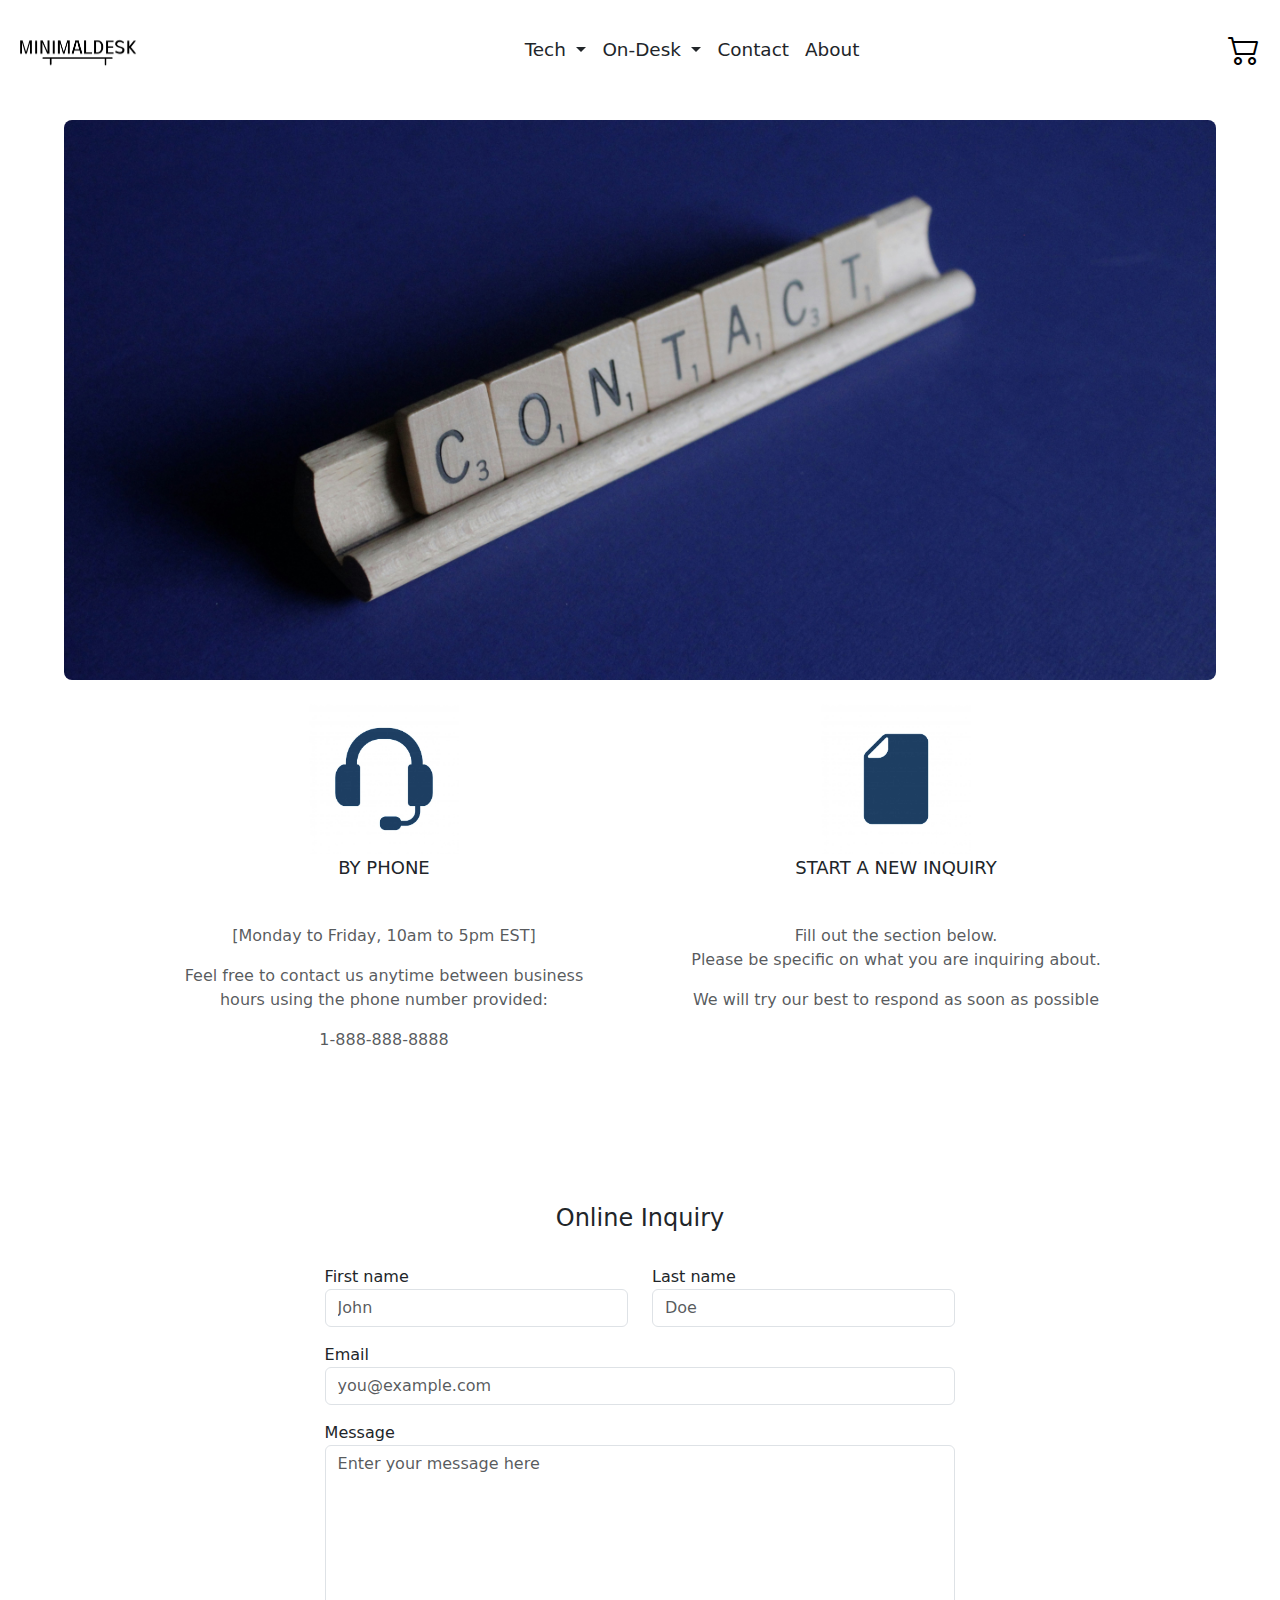
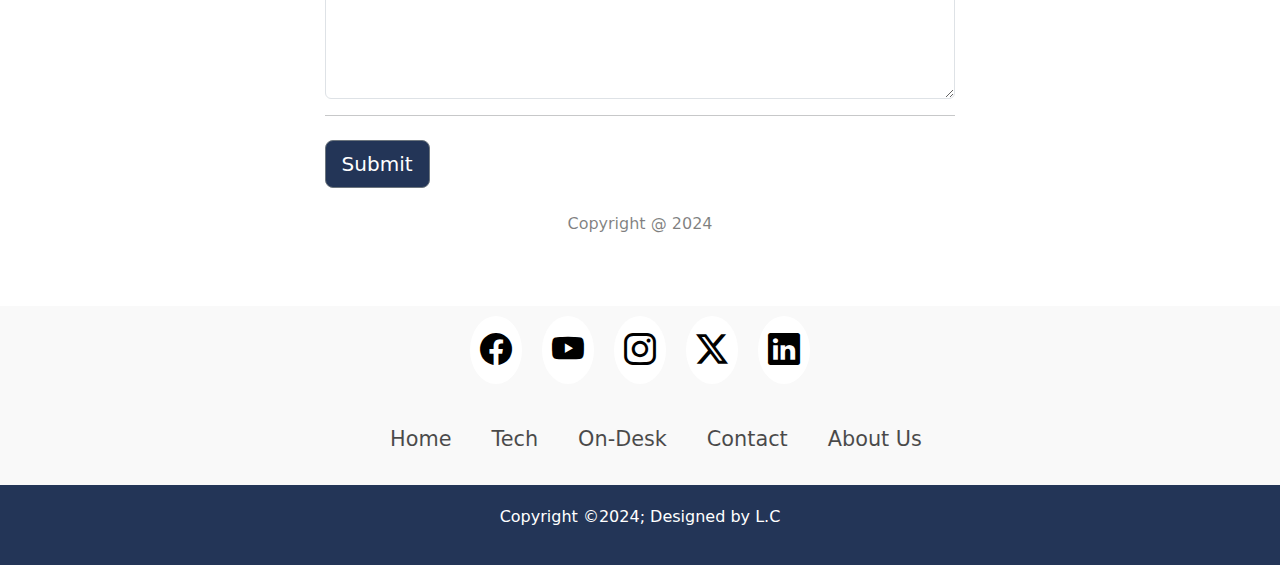
<file: contact.html>
<!doctype html>
<html lang="en">
  <head>
    <meta charset="utf-8">
    <meta name="viewport" content="width=device-width, initial-scale=1">
    <title>MinimalDesk</title>
    <link href="https://cdn.jsdelivr.net/npm/bootstrap@5.3.3/dist/css/bootstrap.min.css" rel="stylesheet" integrity="sha384-QWTKZyjpPEjISv5WaRU9OFeRpok6YctnYmDr5pNlyT2bRjXh0JMhjY6hW+ALEwIH" crossorigin="anonymous">
    <link href = "bootstrapcustom.css" rel="stylesheet">
    <link rel="stylesheet" href="https://cdn.jsdelivr.net/npm/bootstrap-icons@1.11.3/font/bootstrap-icons.min.css">
    <style>

.form-signin {
  	max-width: 55%;
  	padding: 30px;
}


h2 {
	padding:1em; 
	font-size:1.5em;
	text-align:center;}




h1 {text-align: center;}

span {
  font-size: large;
}

.navbar-nav .nav-link {
      font-size: 1.15rem; 
    }

.bgpic {background-image: url("images/contact.jpg");
        background-size: cover;
        background-repeat: no-repeat;
        background-position: center center;
        height: 35em;
        margin-left: 5vw;
        margin-right: 5vw;}

    </style>
    <link rel="shortcut icon" href = "images/lo.ico">
  </head>
  <body>
    <br>
    <!-- Header & Nav -->
    <nav class="navbar navbar-expand-lg fixed-top">
      <div id="logo">
        <a class="navbar-brand" href="index.html"><img src="images/logo.jpg" width="125" height="35" alt="logo"></a>
        <button class="navbar-toggler" type="button" data-bs-toggle="collapse" data-bs-target="#navbarNav" aria-controls="navbarNav" aria-expanded="false" aria-label="Toggle navigation">
          <span class="navbar-toggler-icon"></span>
        </button>
      </div>
      <div class="collapse navbar-collapse" id="navbarNav">
        <ul class="navbar-nav mx-auto justify-content-center">
          <li class="nav-item dropdown">
            <a class="nav-link dropdown-toggle text-dark" href="#" role="button" data-bs-toggle="dropdown" aria-expanded="false">
              Tech
            </a>
            <ul class="dropdown-menu">
              <li><a class="dropdown-item" href="tech.html#modern-keyboard">Keyboards</a></li>
              <li><a class="dropdown-item" href="tech.html#modern-mouse">Mouses</a></li>
            </ul>
          </li>
          <li class="nav-item dropdown">
            <a class="nav-link dropdown-toggle text-dark" href="#" role="button" data-bs-toggle="dropdown" aria-expanded="false">
              On-Desk
            </a>
            <ul class="dropdown-menu">
              <li><a class="dropdown-item" href="on_desk.html">Mouse Pads</a></li>
              <li><a class="dropdown-item" href="on_desk.html#modern-notepad">Notepads</a></li>
            </ul>
          </li>
          <li class="nav-item">
            <a class="nav-link text-dark" href="contact.html">Contact</a>
          </li>
          <li class="nav-item">
            <a class="nav-link text-dark" href="about.html">About</a>
          </li>
        </ul>
        <div class="ml-auto" style="cursor: pointer;">
          <a href="cart.html" class="my-cart-link">
            <span style="font-size: 2rem;">
              <i class="bi bi-cart2 my-cart-icon"></i>
            </span>
          </a>
  
        </div>
      </div>
    </nav>
<br><br><br><br>
      <div class="p-5 mb-4 bg-light rounded-3 bgpic">
          <div class="container-fluid py-5">
        
             <p class="col-md-8 fs-4"></p>
          
        </div>
      </div>
      
    <div class="container"> 
      <div class="row">
        <div class="col">
              <div class="row">
                <div class="col-md-6 mb-3 text-center">
                  <img src="images/phone.jpg" alt="phone icon" height="150" width="150" class="mx-auto">
                  <span><p>BY PHONE</p></span> <br>
                  <div class="text-muted">
                  <p>[Monday to Friday, 10am to 5pm EST]</p>
                  <p>Feel free to contact us anytime between business<br> hours using the phone number provided:</p>
                  <p>1-888-888-8888</p>
                </div>
                </div>
                <div class="col-md-6 mb-3 text-center">
                  <img src="images/file.jpg" alt="file icon" height="150" width="150" class="mx-auto">
                  <span><p>START A NEW INQUIRY</p></span> <br>
                  <div class="text-muted">
                  <p> Fill out the section below. <br> Please be specific on what you are inquiring about.</p> 
                  <p>We will try our best to respond <br<> as soon as possible</p>
                </div>
        </div>
      </div>
    </div>
    </div>
    </div>

    <div class="container-fluid"> 
          <main class="form-signin w-100 m-auto pt-5 mt-5"> 
            <h2>Online Inquiry</h2>
            <form class="needs-validation" action="thankyou.html#about-pic" method="get">
              <div class="row">
                <div class="col-md-6 mb-3">
                  <label for="firstName">First name</label>
                  <input type="text" class="form-control" id="firstName" placeholder="John" value="" pattern="[a-zA-Z]+" required>
                </div>
                <div class="col-md-6 mb-3">
                  <label for="lastName">Last name</label>
                  <input type="text" class="form-control" id="lastName" placeholder="Doe" value="" pattern="[a-zA-Z]+" required>	  
                </div>
              </div>
              <div class="mb-3">
                <label for="email">Email</label>
                <input type="email" class="form-control" id="email" placeholder="you@example.com" required>
              </div>
              <div class="mb-3">
                <label for="message">Message</label>
                <textarea class="form-control" id="message" rows="10" placeholder="Enter your message here" style="resize: vertical; overflow-y: auto;"></textarea> 
              </div>
              <hr class="mb-4">
              <button class="btn btn-secondary btn-lg btn-block buttonc" type="submit">Submit</button>
            </form>
            <footer class="text-center py-4 text-black-50">
              <p class="text-black-50">Copyright @ 2024</p>
            </footer>
        </main>
   </div>
        

              
  <div class="foot">
    <footer>
    <div class="footercontainer">
      <div class="socialIcons">
        <a href="https://www.facebook.com"><i class="bi bi-facebook"></i></a>
        <a href="https://www.youtube.com"><i class="bi bi-youtube"></i></a>
        <a href="https://www.instagram.com"><i class="bi bi-instagram"></i></a>
        <a href="https://www.twitter.com"><i class="bi bi-twitter-x"></i></a>
        <a href="https://www.linkedin.com"><i class="bi bi-linkedin"></i></a>
      </div>
      <div class="footerNav">
        <ul>
          <li><a href="index.html">Home</a></li>
          <li><a href="tech.html">Tech</a></li>
          <li><a href="on_desk.html">On-Desk</a></li>
          <li><a href="contact.html">Contact</a></li>
          <li><a href="about.html">About Us</a></li>
        </ul>
      </div>
      <div class="footerBottom">
        <p>Copyright &copy;2024; Designed by L.C
      </div>
    </div>
    </footer>
    </div>
    
    <script src="https://cdn.jsdelivr.net/npm/bootstrap@5.3.3/dist/js/bootstrap.bundle.min.js" integrity="sha384-YvpcrYf0tY3lHB60NNkmXc5s9fDVZLESaAA55NDzOxhy9GkcIdslK1eN7N6jIeHz" crossorigin="anonymous"></script>
    <script>
      function renderCart(items) {
        const $cart = document.querySelector(".cart")
        const $total = document.querySelector(".total")
  
        $cart.innerHTML = items.map((item) => `
          <tr>
            <td>#${item.id}</td>
            <td>${item.name}</td>
            <td>${item.quantity}</td>
            <td style="width: 60px;">	
              <button type="button" class="btn btn-block btn-sm btn-outline-primary buttonc" onClick="cartLS.quantity(${item.id},1)">+</button>
            </td>
            <td style="width: 60px;">	
              <button type="button" class="btn btn-block btn-sm btn-outline-primary buttonc" onClick="cartLS.quantity(${item.id},-1)">-</button>
            </td>
            <td class="text-right">$${item.price}</td>
            <td class="text-right"><Button class="btn btn-primary buttonc" onClick="cartLS.remove(${item.id})">Delete</Button></td>
          </tr>`).join("")
  
        $total.innerHTML = "$" + cartLS.total()
      }
      renderCart(cartLS.list())
      cartLS.onChange(renderCart)
    </script>

</body>

</html>
</file>
<file: bootstrapcustom.css>
/* CSS Document */
nav {
    background-color: white;
    min-height: 100px;
}

.container{
  max-width: 80%; 
    margin-left: auto;
    margin-right: auto;
}

.carousel {
  margin-bottom: 4rem;
}

.carousel-inner img {
	object-fit: cover;
	 height: 55rem;
   max-height: 70vw;
  }
  
h2 {
  text-align: center;
}

h1 {
  text-align: center;
}

.video-container {
  position: relative;
  width: 70%; 
}

.video-container iframe {
  position: absolute;
  top: 0;
  left: 0;
  width: 100%;
  height: 100%;
}

.overlay-text {
  position: absolute;
  top: 50%; 
  left: 50%; 
  transform: translate(-50%, -50%); 
  color: white; 
  font-size: 20px; 
  text-align: center;
}

.col-sm-6 {
  padding-right: 20px;
  padding-left: 20px;
}

.my-cart-icon {
  font-size: 2rem;
  margin-right: 20px; 
  color: black;
}

.navbar-nav .nav-link {
  position: relative;
  color: #333;
  text-decoration: none;
  transition: color 0.3s ease;
  font-size: 1.15rem; 
}

.navbar-nav .nav-link::before {
  content: '';
  position: absolute;
  bottom: 0;
  left: 50%; 
  transform: translateX(-50%); 
  width: 0;
  height: 2px; 
  background-color: black; 
  transition: width 0.3s ease; 
}

.navbar-nav .nav-link:hover::before {
  width: 100%; 
}

.navbar-nav .nav-link:hover {
  color: black; 
}

#logo {
  padding-left: 15px;
}

.buttonc {
  background-color: #233557;
  color: white;
  transition: 0.3s ease-in-out;
}
.buttonc:hover {
  background-color: grey;
  transform: scale(1.1);
}

.buttonc:focus, .buttonc:active {
  outline: none; 
}
.product-image {
  width: 100%;
  max-width: 500px; 
  height: 15vw; 
}

.productimg{
  height: 60%;
  width: auto;
}

.carouselc {
  font-size: x-large;
}

#abouttech {
  font-size: large;
}

.product-image-container {
  max-height: 300px; 
  overflow: hidden;
}

.product-image {
  width: 100%;
  height: auto;
}

.foot{
  background-color: #f9f9f9;
  margin-top: auto;
}
.footerContainer{
  width: 100%;
  padding: 70px 30px 20px ;
}
.socialIcons{
  display: flex;
  justify-content: center;
}
.socialIcons a{
  text-decoration: none;
  padding:  10px;
  background-color: white;
  margin: 10px;
  border-radius: 50%;
  transition: transform 0.3s ease-in-out;
}

.socialIcons a:hover {
  transform: scale(1.1);
}

.socialIcons a i{
  font-size: 2em;
  color: black;
}


.footerNav{
  margin: 30px 0;
}

.footerNav ul{
  display: flex;
  justify-content: center;
  list-style-type: none;
}
.footerNav ul li a{
  color:black;
  margin: 20px;
  text-decoration: none;
  font-size: 1.3em;
  opacity: 0.7;
  transition: 0.5s;

}
.footerNav ul li a:hover{
  opacity: 2;
}
.footerBottom{
  background-color: #233557;
  padding: 20px;
  text-align: center;
}
.footerBottom p{
  color: white;
}

@media (max-width: 700px){
  .footerNav ul{
      flex-direction: column;
  } 
  .footerNav ul li{
      width:100%;
      text-align: center;
      margin: 0;
  }
  .socialIcons a{
      padding: 8px;
      margin: 4px;
  }
}

.navbar-nav {
  padding: 0; 
  margin: 0; 
}

.navbar-nav .nav-link {
  position: relative;
  color: #333;
  text-decoration: none;
  transition: color 0.3s ease;
}

.navbar-nav .nav-link:hover {
  color: #000000; 
}

.table-responsive {
  overflow-x: auto;
}

.card-header h2, .card-footer {
  padding: 10px;
}

.table td, .table th {
  padding: 8px;
  font-size: 14px;
}

.total {
  font-size: 16px;
}

.img-container {
  max-width: 70%; 
  margin: 0 auto; 
  max-height: 70%;
}

.img-container img {
  max-width: 100%; 
  height: auto; 
}

.text-center {
  text-align: center; 
}
</file>
